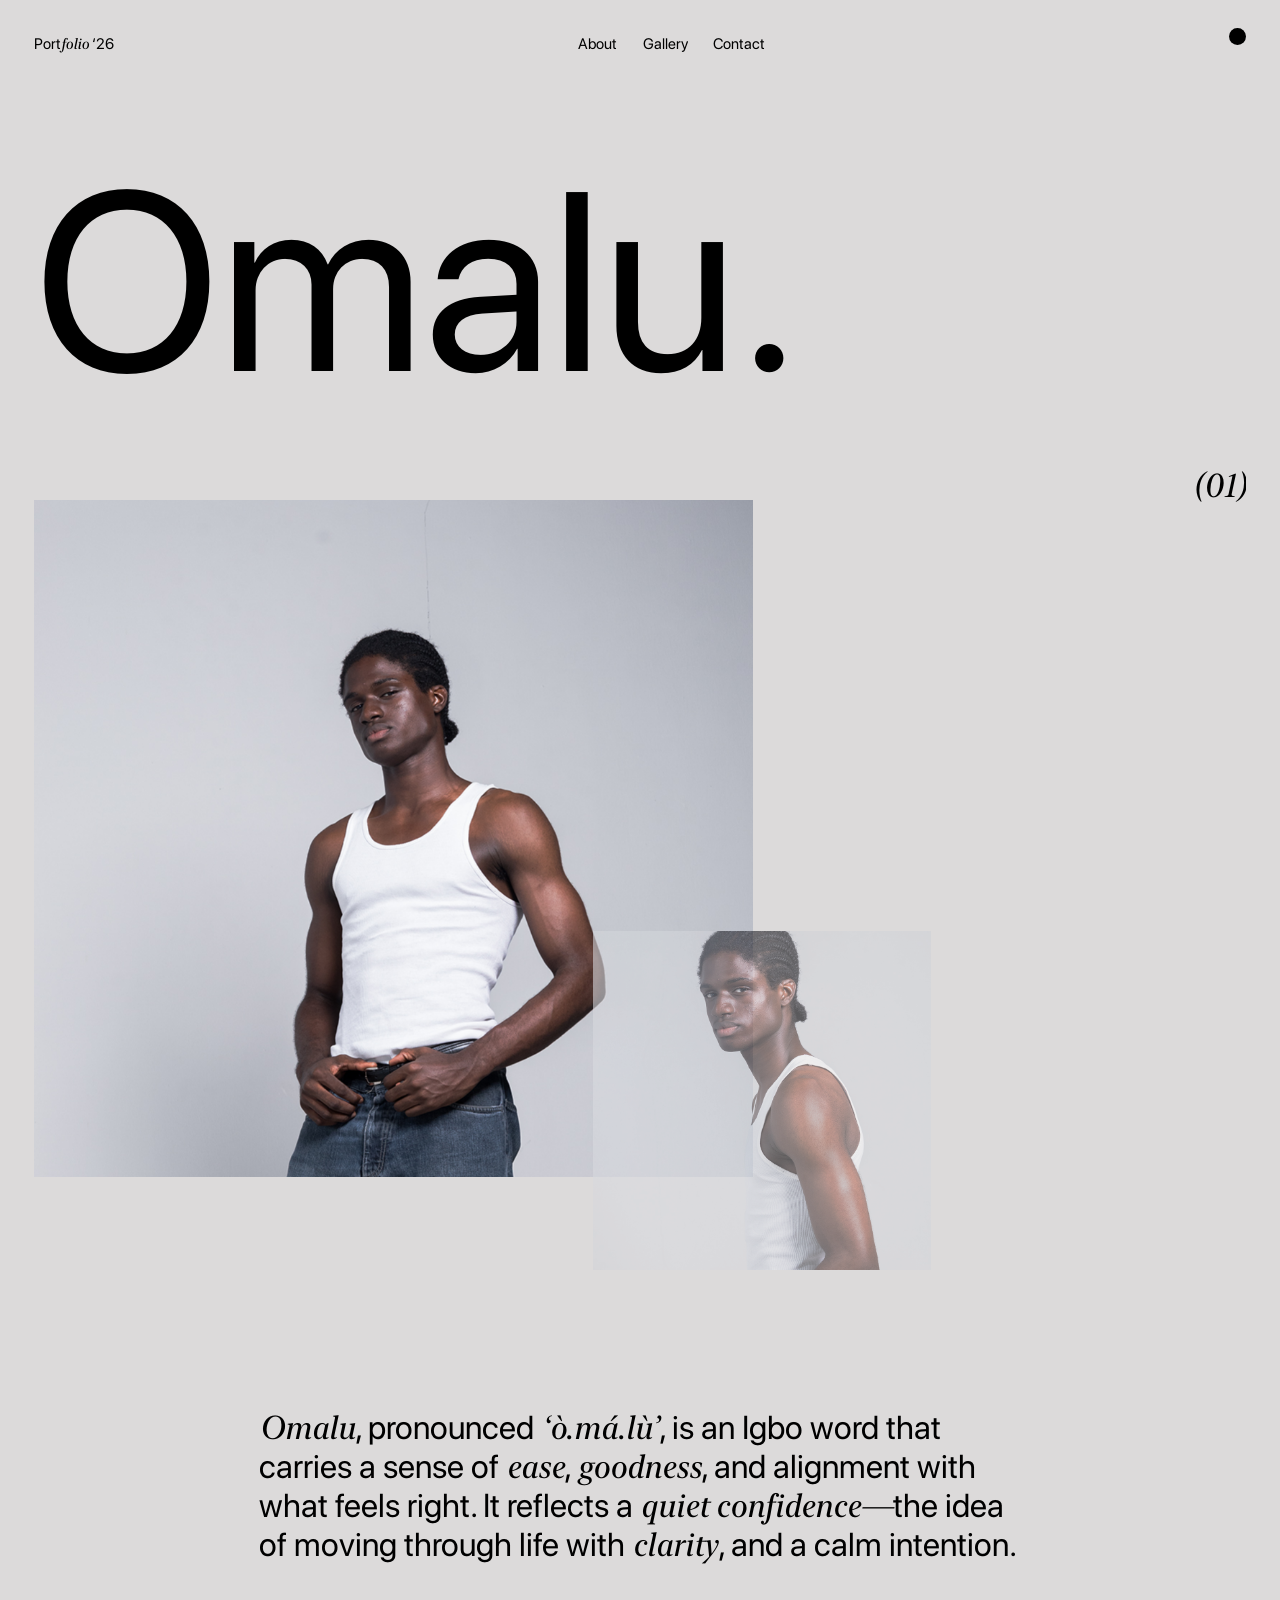
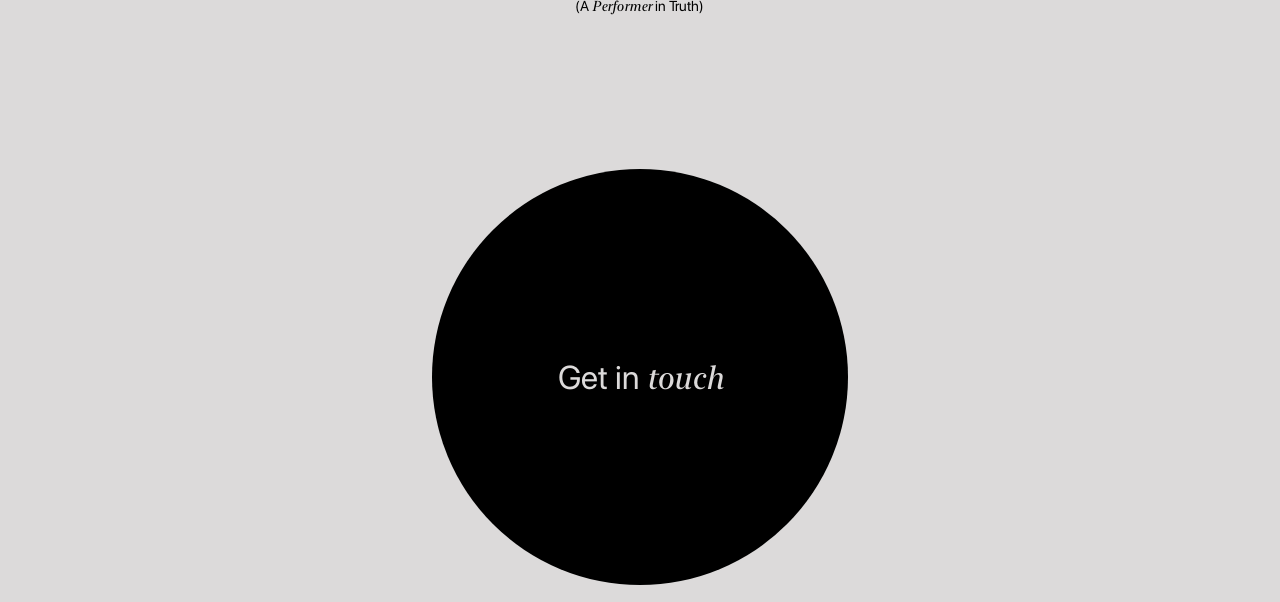
<file: index.html>
<!DOCTYPE html>
<html lang="en">
<head>
    <meta charset="UTF-8">
    <meta name="viewport" content="width=device-width, initial-scale=1.0">
    <title>Kenechukwu Omalu - Home</title>
    <link rel="stylesheet" href="style.css">
</head>
<body>

    <div class="first">
        <nav>
            <div class="nav-left">
            <div class="nav-item">
               <p>Port<span class="serif">folio</span> ‘26</p>
            </div>
            </div>

            <div class="nav-right">
<a href="/About/">
    <div class="nav-item">
        <p>About</p>
    </div>
</a>

<a href="/Gallery/">
    <div class="nav-item">
        <p>Gallery</p>
    </div>
</a>

<a href="/Contact/">
    <div class="nav-item">
        <p>Contact</p>
    </div>
</a>
                
            </div>

            <div class="nav-rii">
                <p></p>
            </div>
        </nav>

        <div class="title-text">
        <div class="nav-item">
            <p>Omalu.</p>
        </div>
        </div>
    </div>

    <div class="next">
        <div class="date">

            <div class="nav-item">
                <p>(01)</p>
            </div>

        </div>
        <div class="next-inner">
            <img src="1.jpg" alt="" srcset="">
        </div>

        <div class="next-inner2">
            <img src="2.jpg" alt="" srcset="">
        </div>

        
        <div class="next-inner3">
            <img src="3.jpg" alt="" srcset="">
        </div> 
    </div>

    <div class="spacer-1"></div>

    <div class="follow-up">
        <div class="follow-up-text">
<p>
  <span class="serif">Omalu</span>, pronounced 
  <span class="serif">‘ò.má.lù’</span>, is an Igbo word that carries a sense of 
  <span class="serif">ease</span>, <span class="serif">goodness</span>, and alignment with what feels right. 
  It reflects a <span class="serif">quiet confidence—</span>the idea of moving through life with 
  <span class="serif">clarity</span>, and a calm intention.
        </div>

                <div class="follow-up-text f-u-t">
<p>(A <span class="serif">Performer</span> in Truth)</p>
        </div>
    </div>


    <div class="get-in-touch">
        <a href="/Contact/">
        <div class="git-inner">
<p>Get in <span class="serif">touch</span></p>
        </div>
        </a>
    </div>


<script>
document.addEventListener("DOMContentLoaded", () => {
    const items = document.querySelectorAll(".nav-item");

    const startDelay = 50; // 👈 delay before animation starts

    setTimeout(() => {
        items.forEach((item, i) => {
            setTimeout(() => {
                item.classList.add("show");
            }, i * 200);
        });
    }, startDelay);
});
</script>
    
</body>
</html>
</file>
<file: style.css>
:root {
    --bg: #dcdada;
    --text: #000;
    --visual-hidden: 0;
}

@font-face {
    font-family: 's';
    src: url(s.OTF);
}

@font-face {
    font-family: 's-bold';
    src: url(a.otf);
}

@font-face {
    font-family: 'serif';
    src: url(s-i.otf);
}





*,
*:before,
*:after {
  margin: 0;
  padding: 0;
  box-sizing: border-box;

}

html {
  font-size: calc(100vw / 1512 * 10);
}



body {
  font-family:'s' ;
  font-weight: 400;
  font-size: 1.8rem;
  text-rendering: optimizeLegibility;
  -webkit-font-smoothing: antialiased;
  -moz-osx-font-smoothing: grayscale;
  background: var(--bg);
  color: var(--text);
  overflow-x: hidden;
  width: 100vw;

  height: 100vh;

    }
      



::-webkit-scrollbar{
  width: 0;
}



::selection{
  background-color: #d8cabd;
  color: #111;
}


img {
    height: 100%;
    width: 100%;
    object-fit: cover;
}

.first{
    height: 55rem;
    width: 100vw;
    display: flex;
    align-items: center;
    justify-content: center;
    position: relative;
}

.title-text{
    position: absolute;
    font-size: 30rem;
    left: 4rem;
    bottom: 4rem;
}

.title-text p{
    letter-spacing: -4%;
}

nav{
    position: fixed;
    top: 4rem;
    left: 4rem;
    width: calc(100vw - 8rem);
    display: flex;
    justify-content: space-between;
    color: var(--text);

    z-index: 999;
}


.nav-item{
    overflow: hidden;
}


.nav-item {
    perspective: 800px;
}

.nav-item p {
    transform: translateY(4rem) rotateX(70deg);
    transform-origin: bottom;
    opacity: 0;

    will-change: transform, opacity;
    transition: transform 1.2s cubic-bezier(0.075, 0.82, 0.165, 1),
                opacity 1.2s ease;
}

.nav-item.show p {
    transform: translateY(0) rotateX(0deg);
    opacity: 1;
}


.nav-right{
    display: flex;
    gap: 3rem;
}

.nav-rii{
    height: 2rem;
    width: 2rem;
    background: var(--text);
    border-radius: 50%;
    margin-top: -.7rem;
    scale: 0;
    animation: zoom 1.75s 1s cubic-bezier(0.075, 0.82, 0.165, 1) forwards;
}


@keyframes zoom{
    to{
        scale: 1;
    }
}
.next{
    height: 80rem;
    width: 100vw;
    position: relative;
}

.date{
    font-size: 3.9rem;
    position: absolute;
    right: 4rem;
    font-family: 'serif';
}


.next-inner{
    position: absolute;
    left: 4rem;
    height: 100%;
    width: 85rem;
    overflow: hidden;
    opacity: 0;
    transform: translateY(4rem);
    animation: opacity 1.75s 1s cubic-bezier(0.075, 0.82, 0.165, 1) forwards;
}

@keyframes opacity{
    to{
        opacity: 1;
        transform: translateY(0);
    }
}



.next-inner img{
    scale: 1.2;
    animation: zoom 1.75s 1s cubic-bezier(0.075, 0.82, 0.165, 1) forwards;
}


@keyframes zoom{
    to{
        scale: 1;
    }
}

.next-inner2{
    position: absolute;
    left: 70rem;
    bottom: -15rem;
    height: 40rem;
    width: 40rem;
    z-index: 9;
    background: red;
    opacity: 0.6;
}

.next-inner3{
    position: absolute;
    left: 95rem;
    bottom: 15rem;
    height: 25rem;
    width: 25rem;
    z-index: 9;
    background: red;
    opacity: 0;
    overflow: hidden;
}




a {
    text-decoration: none;
    color: inherit;
    cursor: pointer;
}


.next-inner3 img{

    height: 155%;
    position: absolute;
}

.serif{
    font-family: 'serif';
}

.follow-up{
    height: 57rem;
    padding-left: 4rem;
    padding-right: 4rem;
    display: flex;
    align-items: center;
    justify-content: center;
    font-size: 3.9rem;
    flex-direction: column;
    gap: 4rem;
}

.follow-up-text{
    width: 90rem;
}

.f-u-t p{
    text-align: center;
    font-size: 1.7rem;
}


.follow-up-text p{
    justify-content: center;
}

.spacer-1{
    height: 15rem;
}

.get-in-touch{
    height: 50vh;
    width: 100vw;
    display: flex;
    align-items: center;
    justify-content: center;

}


.git-inner {
    height: calc(50vh - 4rem);
    width: calc(50vh - 4rem);
    background: var(--text);
    color: var(--bg);
    position: relative;
    display: flex;
    align-items: center;
    justify-content: center;
    border-radius: 100%;
    transition: all 0.75s cubic-bezier(0.165, 0.84, 0.44, 1);
    cursor: pointer;
    border: 0.1rem dashed var(--text);
}

.git-inner p {
    color: var(--bg); 
    font-size: 3.9rem;
    transition: all 0.75s cubic-bezier(0.165, 0.84, 0.44, 1);
}

.git-inner:hover {
    background: var(--bg);
}

.git-inner:hover p {
    color: var(--text);
}

.hunnid{
    height: 100vh;
    width: 100vw;
    position: fixed;
    top: 0;
    left: 0;
    z-index: 9999;
    pointer-events: none;
    display: flex;
    align-items: center;
    justify-content: center;
    color: var(--bg);
    mix-blend-mode: difference;
    font-size: 18rem;
    animation: opacity 1.3s 0.5s ease forwards;
    opacity: 0;
}

@keyframes opacity{
    to {
        opacity: 1;
    }
}


.grid {
    display: grid;
    grid-template-columns: repeat(3, 1fr);
    gap: 0;
    width: 100vw;
}

.grid-item {
    height: 45rem;
    position: relative;
    filter: grayscale();
    transition: filter 0.3s ease;
    opacity: 0;
    animation: opacity 0.8s ease forwards;
}


.grid-item:nth-child(1) { animation-delay: 0ms; }
.grid-item:nth-child(2) { animation-delay: 80ms; }
.grid-item:nth-child(3) { animation-delay: 160ms; }
.grid-item:nth-child(4) { animation-delay: 240ms; }
.grid-item:nth-child(5) { animation-delay: 320ms; }
.grid-item:nth-child(6) { animation-delay: 400ms; }
.grid-item:nth-child(7) { animation-delay: 480ms; }
.grid-item:nth-child(8) { animation-delay: 560ms; }
.grid-item:nth-child(9) { animation-delay: 640ms; }
.grid-item:nth-child(10) { animation-delay: 720ms; }
.grid-item:nth-child(11) { animation-delay: 800ms; }
.grid-item:nth-child(12) { animation-delay: 880ms; }

.grid-item:hover{
    filter: grayscale(0);
}

.contact-pane{
    height: 100vh;
    width: 100vw;
    position: relative;
    display: flex; 
    flex-direction: row-reverse;
}

.l-h-s{
    height: 100vh;
    width: 50vw;
    filter: grayscale(0.5);
    opacity: 0;
    animation: opacity 1.75s 0.5s cubic-bezier(0.075, 0.82, 0.165, 1) forwards;
    overflow: hidden;
}


.l-h-s img{
      scale: 1.2;
    animation: zoom 1.75s 0.5s cubic-bezier(0.075, 0.82, 0.165, 1) forwards;  
}

.r-h-s{
    width: 50vw;
    height: 100vh;

}


.bold-t{
    font-size: 10rem;
    color: #000;
    position: absolute;
    left: 8rem;
    top: 20rem;
}



.links{
    position: absolute;
    left: 12rem;
    top: 35rem;
    display: flex;
    gap: 1rem;
    flex-direction: column;
}

.note{
    position: absolute;
    left: 8rem;
    bottom: 4rem;
        height: 2rem;
    width: 2rem;
    background: var(--text);
    border-radius: 50%;
    scale: 0;
    animation: zoom 1.75s 1s cubic-bezier(0.075, 0.82, 0.165, 1) forwards;
}

.about{
    height: fit-content;
    width: 100vw;
    display: flex;
    flex-direction: column;
    gap: 4rem;
    align-items: center;
    justify-content: center;
    font-size: 3.9rem;
    opacity: 0;

    animation: opacity 1.75s 0.5s cubic-bezier(0.075, 0.82, 0.165, 1) forwards;
}


.center_image{
    position: absolute;
    left: 50%;
    top: 50%;
    transform: translate(-50%,-50%);
    height: 60rem;
    width: 30rem;
    filter: grayscale();
    z-index: -1;
    opacity: 0;
    animation: opacity1 1.75s 0.7s cubic-bezier(0.075, 0.82, 0.165, 1) forwards;
    overflow: hidden;
}


@keyframes opacity1{
    to{
        opacity: 0.5;

    }
}



.center_image img{
      scale: 1.2;
    animation: zoom 1.75s 0.7s cubic-bezier(0.075, 0.82, 0.165, 1) forwards;  
}


.dot{
    position: absolute;
    bottom: 4rem;
    right: 4rem;
    height: 2rem;
    width: 2rem;
    background: var(--text);
    border-radius: 50%;
        scale: 0;
    animation: zoom 1.75s 1s cubic-bezier(0.075, 0.82, 0.165, 1) forwards;
}
</file>
